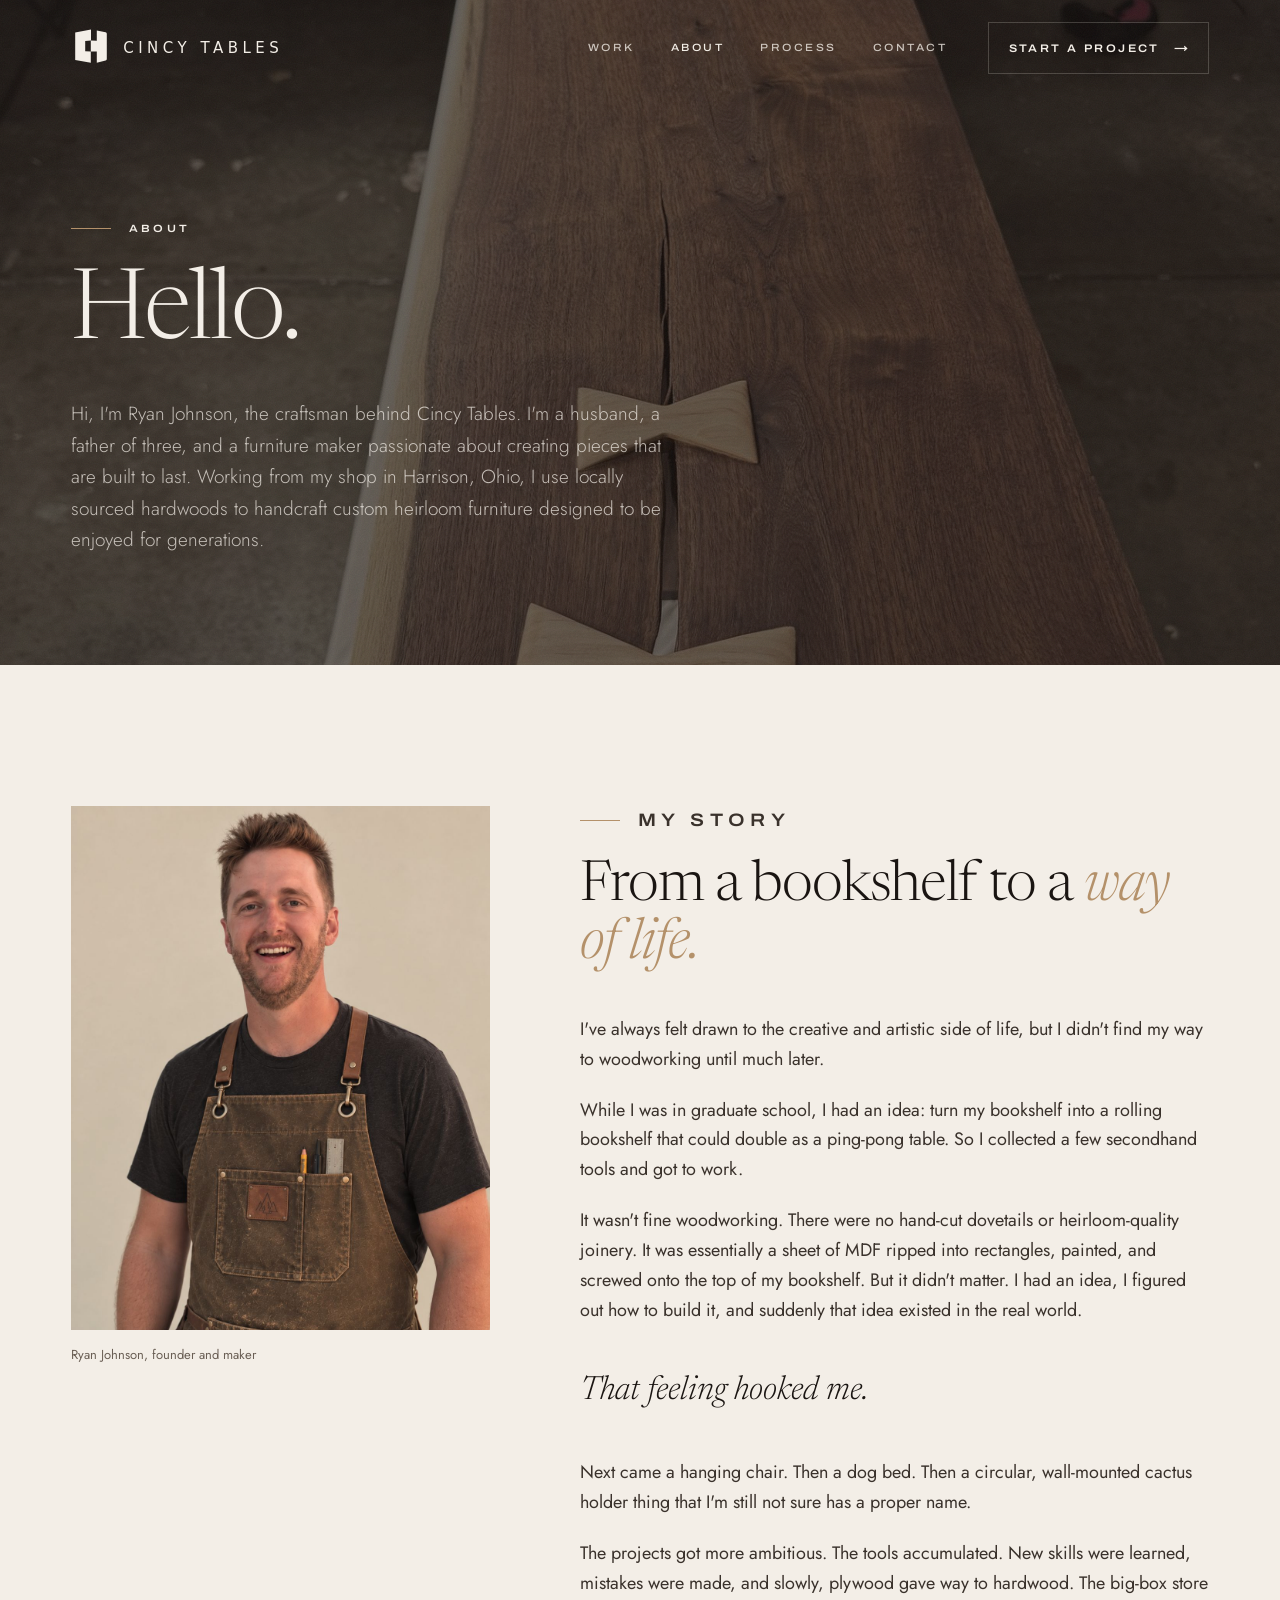
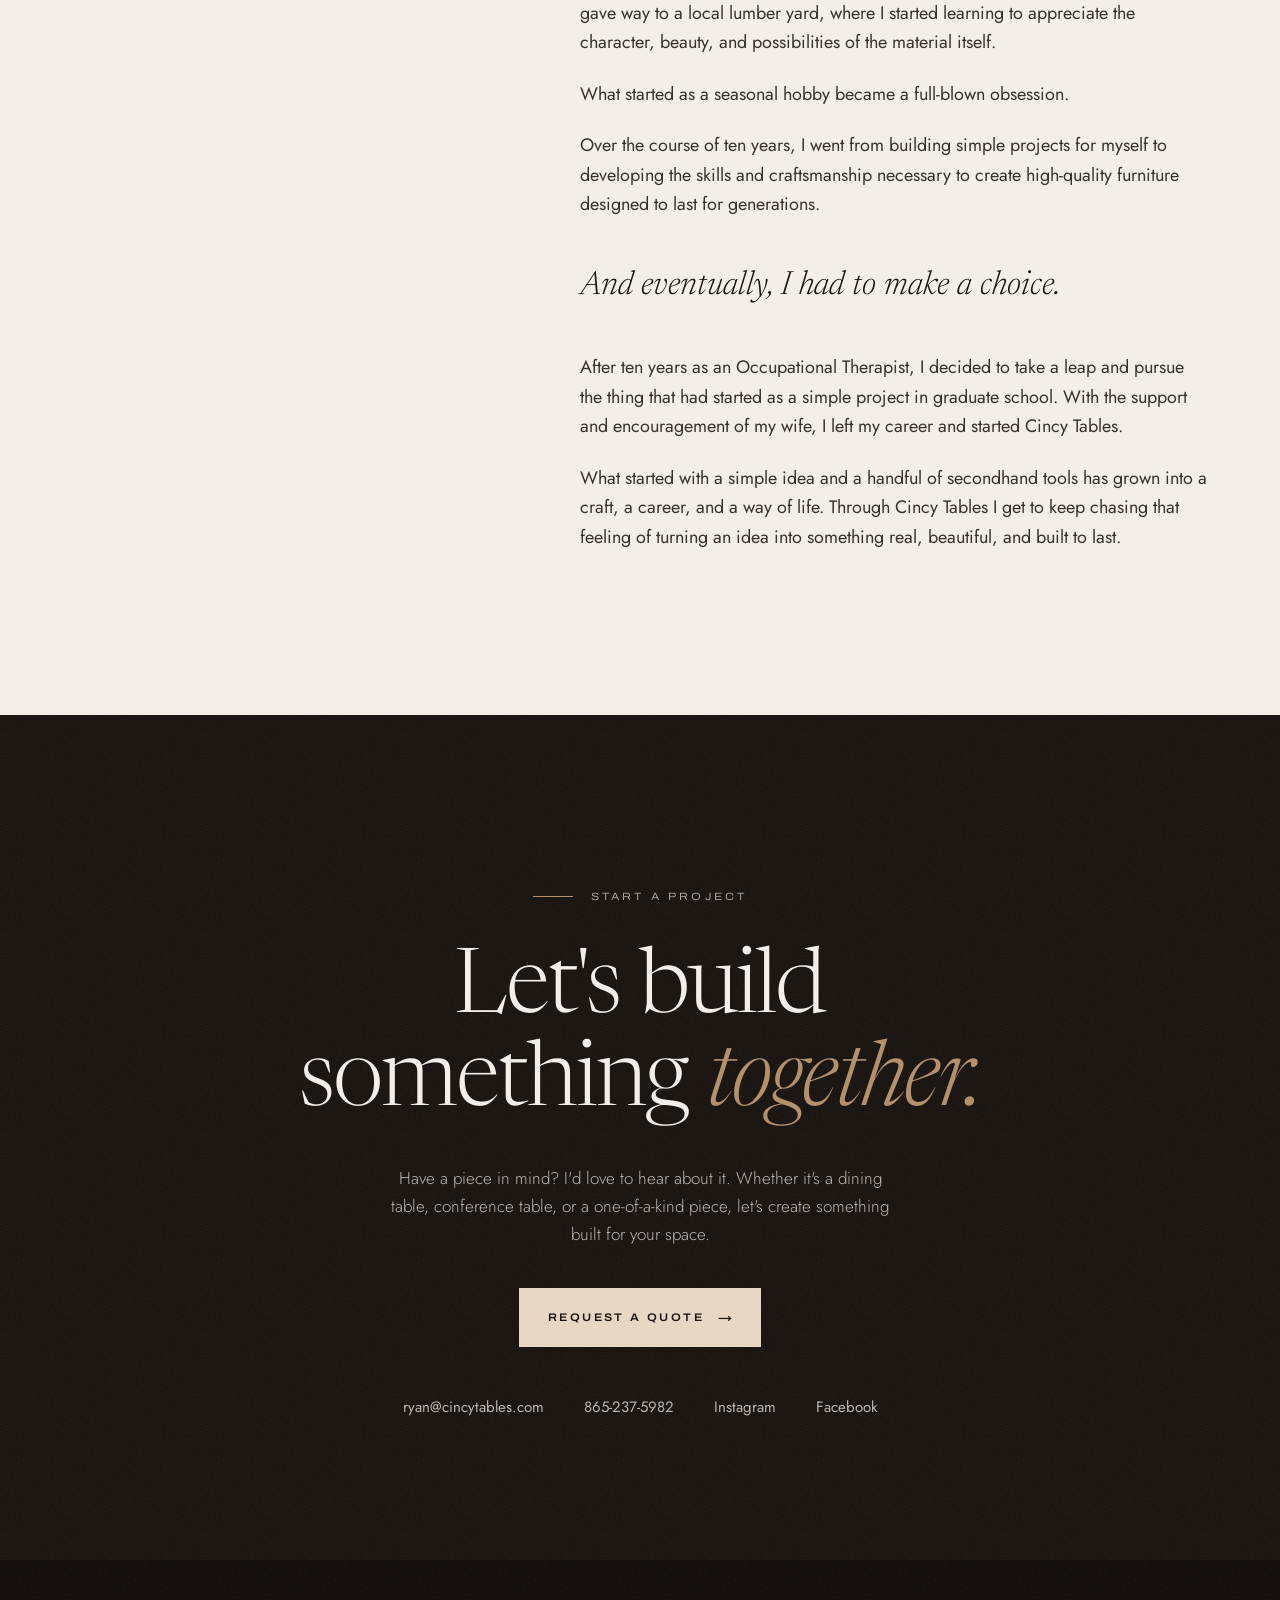
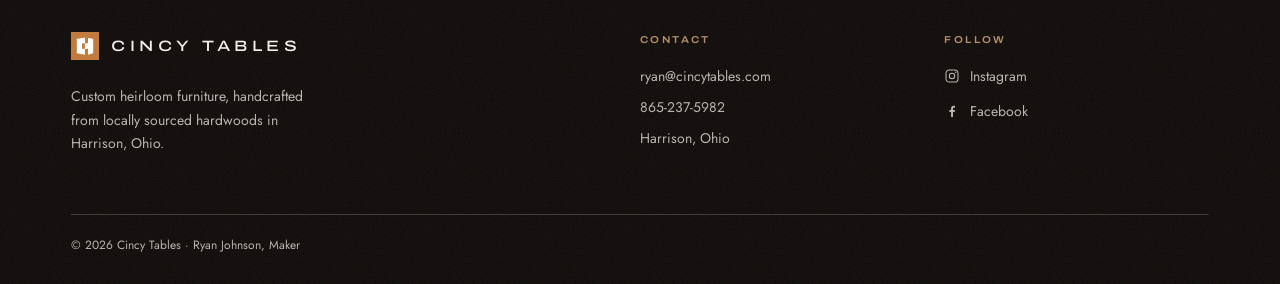
<file: about.html>
<!doctype html>
<html lang="en">
<head>
  <meta charset="utf-8">
  <meta name="viewport" content="width=device-width, initial-scale=1">
  <title>About | Cincy Tables</title>
  <meta name="description" content="Ryan Johnson left a ten-year career as an occupational therapist to build heirloom furniture full time. This is the story behind Cincy Tables.">
  <link rel="icon" type="image/svg+xml" href="favicon.svg" sizes="any">
  <link rel="preconnect" href="https://fonts.googleapis.com">
  <link rel="preconnect" href="https://fonts.gstatic.com" crossorigin>
  <link href="https://fonts.googleapis.com/css2?family=Archivo:wdth,wght@100..125,400..700&family=Jost:wght@300;400;500&family=Newsreader:ital,opsz,wght@0,6..72,300..500;1,6..72,300..500&display=swap" rel="stylesheet">
  <link rel="stylesheet" href="style.css">
</head>
<body>

  <header class="site-header">
    <div class="wrap">
      <a class="brand" href="index.html"><svg class="brand-mark" xmlns="http://www.w3.org/2000/svg" viewBox="45 45 180 200" aria-hidden="true"><path fill="currentColor" d="M56 67 135 52v56l-29 2v51l28 1v57l-78-14z"/><path fill="currentColor" d="m164 57 44 9q6 2 6 8v126q0 6-6 8l-44 11v-57l-30 1v-55l30 1z"/></svg><span>Cincy Tables</span></a>
      <button class="nav-toggle" aria-expanded="false" aria-controls="nav">Menu</button>
      <nav class="nav" id="nav">
        <a href="index.html#work">Work</a>
        <a href="about.html" aria-current="page">About</a>
        <a href="index.html#process">Process</a>
        <a href="contact.html">Contact</a>
      </nav>
      <a class="btn btn-line" href="contact.html">Start a Project <span class="arrow">&rarr;</span></a>
    </div>
  </header>

  <main>

    <section class="page-hero grain">
      <img class="page-hero-img" src="images/woven-3.jpg" alt="">
      <div class="wrap">
        <p class="label ruled reveal">About</p>
        <h1 class="serif reveal" style="--d:1">Hello.</h1>
        <p class="lede reveal" style="--d:2">Hi, I'm Ryan Johnson, the craftsman behind Cincy Tables. I'm a husband, a father of three, and a furniture maker passionate about creating pieces that are built to last. Working from my shop in Harrison, Ohio, I use locally sourced hardwoods to handcraft custom heirloom furniture designed to be enjoyed for generations.</p>
      </div>
    </section>

    <section class="section">
      <div class="wrap story">
        <figure class="story-photo">
          <img src="images/ryan.jpg" alt="Ryan Johnson in his shop apron">
          <figcaption>Ryan Johnson, founder and maker</figcaption>
        </figure>

        <div class="story-text">
          <p class="label ruled">My Story</p>
          <h2 class="serif">From a bookshelf to a <em>way of life.</em></h2>
          <p>I've always felt drawn to the creative and artistic side of life, but I didn't find my way to woodworking until much later.</p>
          <p>While I was in graduate school, I had an idea: turn my bookshelf into a rolling bookshelf that could double as a ping-pong table. So I collected a few secondhand tools and got to work.</p>
          <p>It wasn't fine woodworking. There were no hand-cut dovetails or heirloom-quality joinery. It was essentially a sheet of MDF ripped into rectangles, painted, and screwed onto the top of my bookshelf. But it didn't matter. I had an idea, I figured out how to build it, and suddenly that idea existed in the real world.</p>
          <p class="pull">That feeling hooked me.</p>
          <p>Next came a hanging chair. Then a dog bed. Then a circular, wall-mounted cactus holder thing that I'm still not sure has a proper name.</p>
          <p>The projects got more ambitious. The tools accumulated. New skills were learned, mistakes were made, and slowly, plywood gave way to hardwood. The big-box store gave way to a local lumber yard, where I started learning to appreciate the character, beauty, and possibilities of the material itself.</p>
          <p>What started as a seasonal hobby became a full-blown obsession.</p>
          <p>Over the course of ten years, I went from building simple projects for myself to developing the skills and craftsmanship necessary to create high-quality furniture designed to last for generations.</p>
          <p class="pull">And eventually, I had to make a choice.</p>
          <p>After ten years as an Occupational Therapist, I decided to take a leap and pursue the thing that had started as a simple project in graduate school. With the support and encouragement of my wife, I left my career and started Cincy Tables.</p>
          <p>What started with a simple idea and a handful of secondhand tools has grown into a craft, a career, and a way of life. Through Cincy Tables I get to keep chasing that feeling of turning an idea into something real, beautiful, and built to last.</p>
        </div>
      </div>
    </section>

    <section class="section cta grain">
      <div class="wrap">
        <p class="label ruled">Start a Project</p>
        <h2 class="serif">Let's build something <em>together.</em></h2>
        <p>Have a piece in mind? I'd love to hear about it. Whether it's a dining table, conference table, or a one-of-a-kind piece, let's create something built for your space.</p>
        <a class="btn btn-sand" href="contact.html">Request a Quote <span class="arrow">&rarr;</span></a>
        <div class="cta-contact">
          <a href="mailto:ryan@cincytables.com">ryan@cincytables.com</a>
          <a href="tel:+18652375982">865-237-5982</a>
          <a href="https://www.instagram.com/cincytables/" target="_blank" rel="noopener">Instagram</a>
          <a href="https://www.facebook.com/profile.php?id=61554300565181" target="_blank" rel="noopener">Facebook</a>
        </div>
      </div>
    </section>

  </main>

  <footer class="site-footer grain">
    <div class="wrap footer-top">
      <div>
        <a class="brand" href="index.html"><img src="favicon.svg" alt=""><span>Cincy Tables</span></a>
        <p>Custom heirloom furniture, handcrafted from locally sourced hardwoods in Harrison, Ohio.</p>
      </div>
      <div>
        <h4>Contact</h4>
        <ul>
          <li><a href="mailto:ryan@cincytables.com">ryan@cincytables.com</a></li>
          <li><a href="tel:+18652375982">865-237-5982</a></li>
          <li>Harrison, Ohio</li>
        </ul>
      </div>
      <div>
        <h4>Follow</h4>
        <ul class="social">
          <li><a href="https://www.instagram.com/cincytables/" target="_blank" rel="noopener"><svg viewBox="0 0 24 24" aria-hidden="true"><rect x="3" y="3" width="18" height="18" rx="5" fill="none" stroke="currentColor" stroke-width="1.6"/><circle cx="12" cy="12" r="4" fill="none" stroke="currentColor" stroke-width="1.6"/><circle cx="17.5" cy="6.5" r="1.1" fill="currentColor"/></svg>Instagram</a></li>
          <li><a href="https://www.facebook.com/profile.php?id=61554300565181" target="_blank" rel="noopener"><svg viewBox="0 0 24 24" aria-hidden="true"><path fill="currentColor" d="M13.5 21v-7.5h2.5l.4-3h-2.9V8.6c0-.9.3-1.5 1.5-1.5h1.5V4.4c-.3 0-1.2-.1-2.2-.1-2.2 0-3.7 1.3-3.7 3.8v2.4H8v3h2.6V21h2.9z"/></svg>Facebook</a></li>
        </ul>
      </div>
    </div>
    <div class="wrap footer-bottom">&copy; 2026 Cincy Tables &middot; Ryan Johnson, Maker</div>
  </footer>

  <script src="script.js"></script>
</body>
</html>
</file>
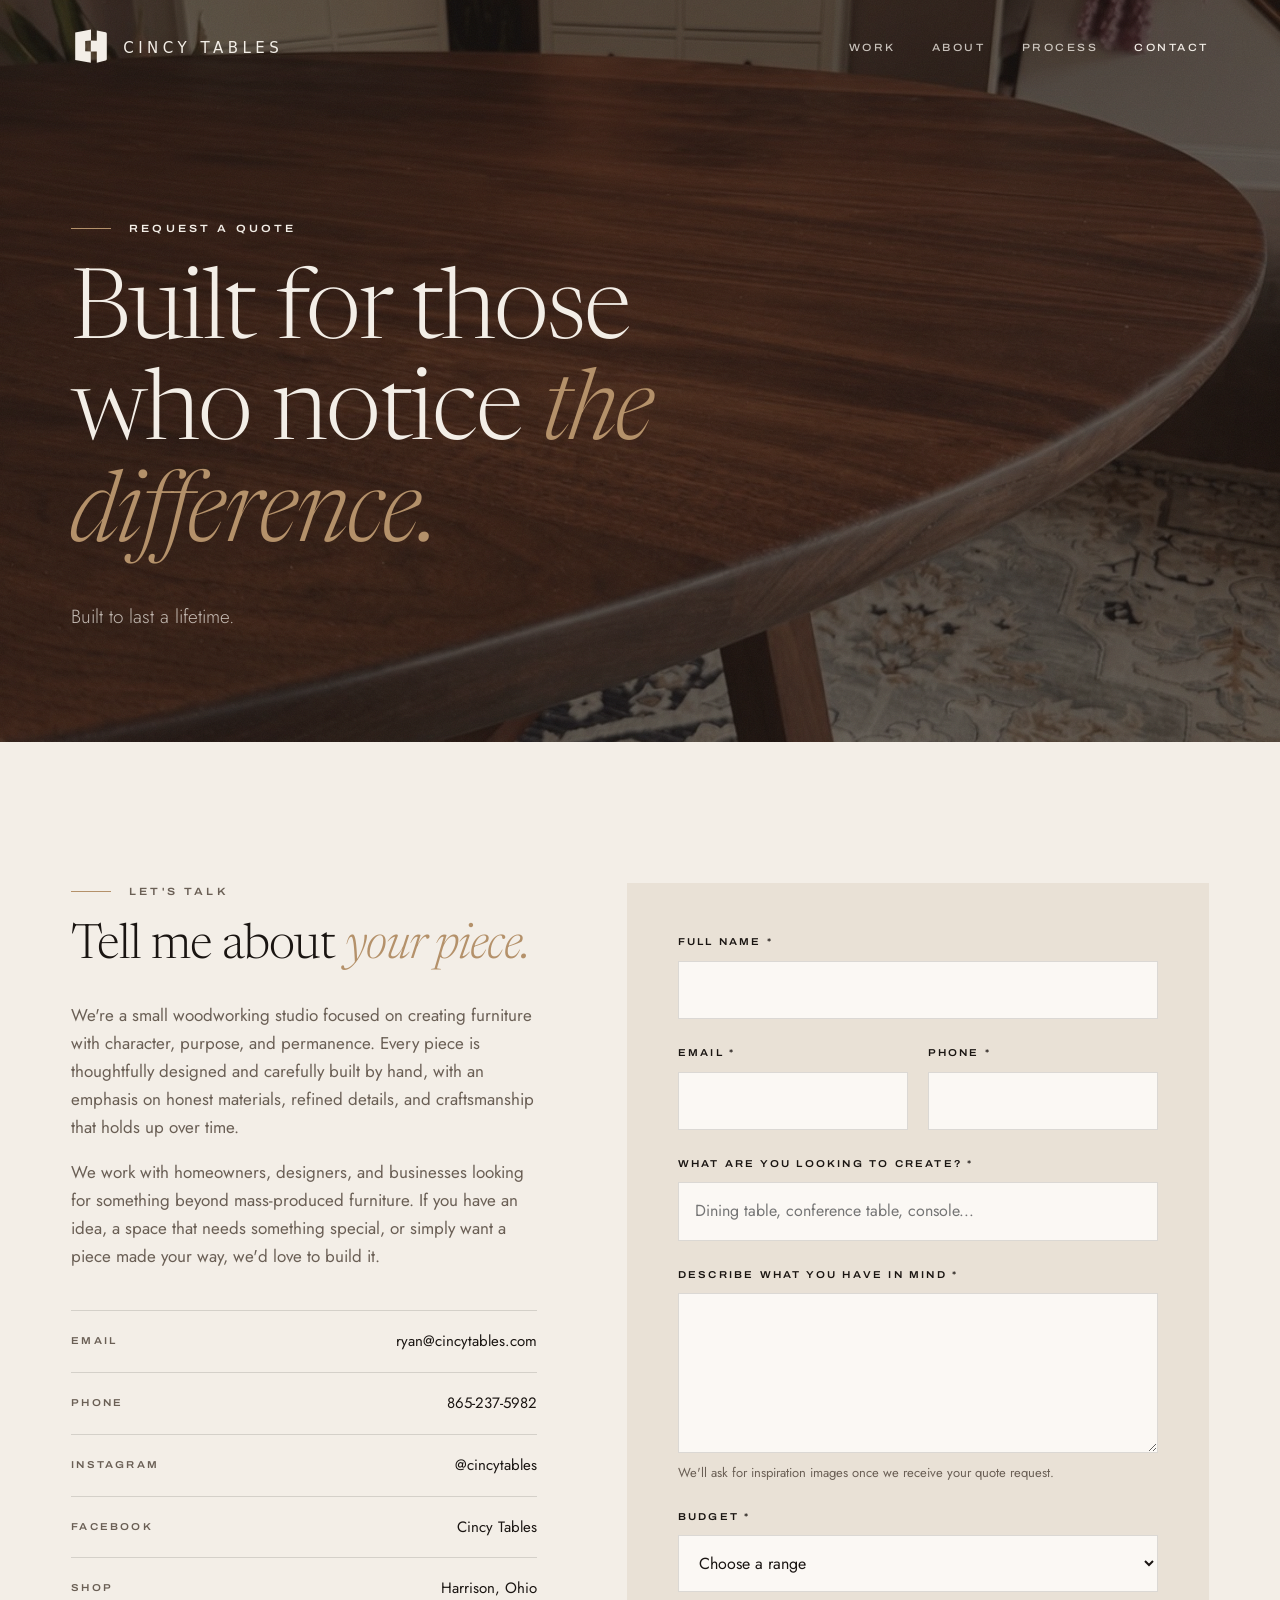
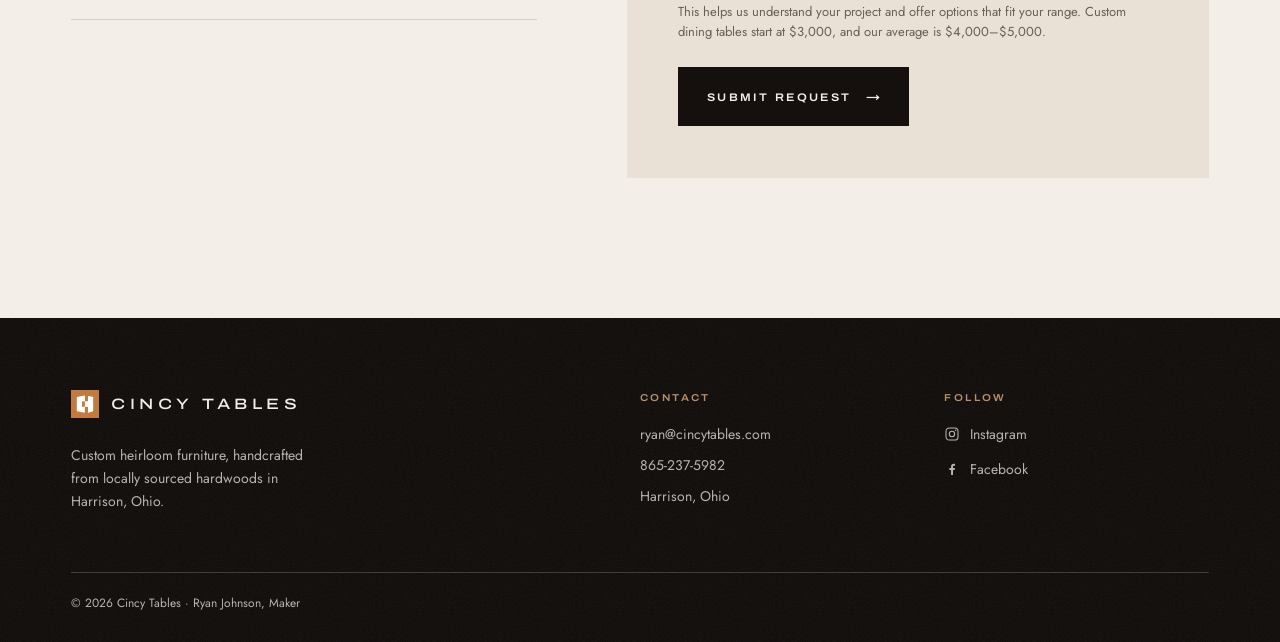
<file: contact.html>
<!doctype html>
<html lang="en">
<head>
  <meta charset="utf-8">
  <meta name="viewport" content="width=device-width, initial-scale=1">
  <title>Request a Quote | Cincy Tables</title>
  <meta name="description" content="Request a quote for a custom dining table, conference table, or one-of-a-kind piece from Cincy Tables in Harrison, Ohio.">
  <link rel="icon" type="image/svg+xml" href="favicon.svg" sizes="any">
  <link rel="preconnect" href="https://fonts.googleapis.com">
  <link rel="preconnect" href="https://fonts.gstatic.com" crossorigin>
  <link href="https://fonts.googleapis.com/css2?family=Archivo:wdth,wght@100..125,400..700&family=Jost:wght@300;400;500&family=Newsreader:ital,opsz,wght@0,6..72,300..500;1,6..72,300..500&display=swap" rel="stylesheet">
  <link rel="stylesheet" href="style.css">
</head>
<body>

  <header class="site-header">
    <div class="wrap">
      <a class="brand" href="index.html"><svg class="brand-mark" xmlns="http://www.w3.org/2000/svg" viewBox="45 45 180 200" aria-hidden="true"><path fill="currentColor" d="M56 67 135 52v56l-29 2v51l28 1v57l-78-14z"/><path fill="currentColor" d="m164 57 44 9q6 2 6 8v126q0 6-6 8l-44 11v-57l-30 1v-55l30 1z"/></svg><span>Cincy Tables</span></a>
      <button class="nav-toggle" aria-expanded="false" aria-controls="nav">Menu</button>
      <nav class="nav" id="nav">
        <a href="index.html#work">Work</a>
        <a href="about.html">About</a>
        <a href="index.html#process">Process</a>
        <a href="contact.html" aria-current="page">Contact</a>
      </nav>
    </div>
  </header>

  <main>

    <section class="page-hero grain">
      <img class="page-hero-img" src="images/xo-3.jpg" alt="">
      <div class="wrap">
        <p class="label ruled reveal">Request a Quote</p>
        <h1 class="serif reveal" style="--d:1">Built for those who notice <em>the difference.</em></h1>
        <p class="lede reveal" style="--d:2">Built to last a lifetime.</p>
      </div>
    </section>

    <section class="section">
      <div class="wrap quote">

        <div class="quote-aside">
          <p class="label ruled">Let's Talk</p>
          <h2 class="serif">Tell me about <em>your piece.</em></h2>
          <p>We're a small woodworking studio focused on creating furniture with character, purpose, and permanence. Every piece is thoughtfully designed and carefully built by hand, with an emphasis on honest materials, refined details, and craftsmanship that holds up over time.</p>
          <p>We work with homeowners, designers, and businesses looking for something beyond mass-produced furniture. If you have an idea, a space that needs something special, or simply want a piece made your way, we'd love to build it.</p>
          <ul class="contact-list">
            <li><span>Email</span><a href="mailto:ryan@cincytables.com">ryan@cincytables.com</a></li>
            <li><span>Phone</span><a href="tel:+18652375982">865-237-5982</a></li>
            <li><span>Instagram</span><a href="https://www.instagram.com/cincytables/" target="_blank" rel="noopener">@cincytables</a></li>
            <li><span>Facebook</span><a href="https://www.facebook.com/profile.php?id=61554300565181" target="_blank" rel="noopener">Cincy Tables</a></li>
            <li><span>Shop</span>Harrison, Ohio</li>
          </ul>
        </div>

        <!-- Quote requests are emailed to ryan@cincytables.com through formsubmit.co.
             The first submission sends Ryan a one-time email asking him to activate the form. -->
        <form class="quote-form" action="https://formsubmit.co/ryan@cincytables.com" method="POST">
          <input type="hidden" name="_subject" value="New quote request from cincytables.com">
          <input type="hidden" name="_template" value="table">
          <input class="honey" type="text" name="_honey" tabindex="-1" autocomplete="off" aria-hidden="true">

          <div class="field">
            <label for="name">Full name *</label>
            <input id="name" name="Name" type="text" autocomplete="name" required>
          </div>
          <div class="field-row">
            <div class="field">
              <label for="email">Email *</label>
              <input id="email" name="email" type="email" autocomplete="email" required>
            </div>
            <div class="field">
              <label for="phone">Phone *</label>
              <input id="phone" name="Phone" type="tel" autocomplete="tel" required>
            </div>
          </div>
          <div class="field">
            <label for="piece">What are you looking to create? *</label>
            <input id="piece" name="Piece" type="text" placeholder="Dining table, conference table, console..." required>
          </div>
          <div class="field">
            <label for="details">Describe what you have in mind *</label>
            <textarea id="details" name="Details" required></textarea>
            <p class="hint">We'll ask for inspiration images once we receive your quote request.</p>
          </div>
          <div class="field">
            <label for="budget">Budget *</label>
            <select id="budget" name="Budget" required>
              <option value="" disabled selected>Choose a range</option>
              <option>Under $1,500</option>
              <option>$1,500&ndash;$3,000</option>
              <option>$3,000&ndash;$4,500</option>
              <option>$4,500&ndash;$6,000</option>
              <option>$6,000+</option>
            </select>
            <p class="hint">This helps us understand your project and offer options that fit your range. Custom dining tables start at $3,000, and our average is $4,000&ndash;$5,000.</p>
          </div>
          <button class="btn btn-dark" type="submit">Submit Request <span class="arrow">&rarr;</span></button>
        </form>

      </div>
    </section>

  </main>

  <footer class="site-footer grain">
    <div class="wrap footer-top">
      <div>
        <a class="brand" href="index.html"><img src="favicon.svg" alt=""><span>Cincy Tables</span></a>
        <p>Custom heirloom furniture, handcrafted from locally sourced hardwoods in Harrison, Ohio.</p>
      </div>
      <div>
        <h4>Contact</h4>
        <ul>
          <li><a href="mailto:ryan@cincytables.com">ryan@cincytables.com</a></li>
          <li><a href="tel:+18652375982">865-237-5982</a></li>
          <li>Harrison, Ohio</li>
        </ul>
      </div>
      <div>
        <h4>Follow</h4>
        <ul class="social">
          <li><a href="https://www.instagram.com/cincytables/" target="_blank" rel="noopener"><svg viewBox="0 0 24 24" aria-hidden="true"><rect x="3" y="3" width="18" height="18" rx="5" fill="none" stroke="currentColor" stroke-width="1.6"/><circle cx="12" cy="12" r="4" fill="none" stroke="currentColor" stroke-width="1.6"/><circle cx="17.5" cy="6.5" r="1.1" fill="currentColor"/></svg>Instagram</a></li>
          <li><a href="https://www.facebook.com/profile.php?id=61554300565181" target="_blank" rel="noopener"><svg viewBox="0 0 24 24" aria-hidden="true"><path fill="currentColor" d="M13.5 21v-7.5h2.5l.4-3h-2.9V8.6c0-.9.3-1.5 1.5-1.5h1.5V4.4c-.3 0-1.2-.1-2.2-.1-2.2 0-3.7 1.3-3.7 3.8v2.4H8v3h2.6V21h2.9z"/></svg>Facebook</a></li>
        </ul>
      </div>
    </div>
    <div class="wrap footer-bottom">&copy; 2026 Cincy Tables &middot; Ryan Johnson, Maker</div>
  </footer>

  <script src="script.js"></script>
</body>
</html>
</file>
<file: style.css>
/* Cincy Tables — one stylesheet for every page. Colors and fonts live in :root. */

:root {
  --espresso: #15100d;
  --espresso-2: #0e0a08;
  --bone: #f3eee7;
  --paper: #e9e1d6;
  --field: #fbf8f4;
  --ink: #1a1512;
  --muted: #6a5f55;
  --brass: #b4916a;
  --sand: #e8d8c3;
  --line: rgba(26, 21, 18, 0.14);
  --line-light: rgba(243, 238, 231, 0.2);
  --bone-soft: rgba(243, 238, 231, 0.74);

  --serif: "Newsreader", Georgia, serif;
  --sans: "Jost", "Helvetica Neue", sans-serif;
  --label: "Archivo", "Helvetica Neue", sans-serif;

  --wrap: 1240px;
  --gutter: clamp(16px, 4vw, 56px);
  --ease: cubic-bezier(0.2, 0.7, 0.2, 1);
}

* { box-sizing: border-box; margin: 0; }
html { scroll-behavior: smooth; }
body {
  background: var(--bone);
  color: var(--ink);
  font-family: var(--sans);
  font-size: 17px;
  font-weight: 400;
  line-height: 1.65;
  -webkit-font-smoothing: antialiased;
}
img { display: block; max-width: 100%; }
a { color: inherit; }
button { font: inherit; color: inherit; }

.wrap { max-width: var(--wrap); margin: 0 auto; padding: 0 var(--gutter); }

/* ---------- Type ---------- */

.serif {
  font-family: var(--serif);
  font-weight: 300;
  line-height: 1.04;
  letter-spacing: -0.02em;
}
.serif em { font-style: italic; color: var(--brass); }

.label {
  display: flex;
  align-items: center;
  gap: 18px;
  font-family: var(--label);
  font-stretch: 115%;
  font-size: 10.5px;
  font-weight: 600;
  letter-spacing: 0.3em;
  text-transform: uppercase;
}
.label.ruled::before {
  content: "";
  width: 40px;
  height: 1px;
  background: var(--brass);
}

/* ---------- Grain for dark sections ---------- */

.grain { position: relative; isolation: isolate; }
.grain::before {
  content: "";
  position: absolute;
  inset: 0;
  z-index: 0;
  pointer-events: none;
  opacity: 0.08;
  background-image: url("data:image/svg+xml,%3Csvg xmlns='http://www.w3.org/2000/svg' width='200' height='200'%3E%3Cfilter id='n'%3E%3CfeTurbulence type='fractalNoise' baseFrequency='0.85' numOctaves='3' stitchTiles='stitch'/%3E%3C/filter%3E%3Crect width='100%25' height='100%25' filter='url(%23n)'/%3E%3C/svg%3E");
}
.grain > * { position: relative; z-index: 1; }

/* ---------- Buttons ---------- */

.btn {
  display: inline-flex;
  align-items: center;
  gap: 14px;
  padding: 17px 28px;
  border: 1px solid transparent;
  font-family: var(--label);
  font-stretch: 112%;
  font-size: 11px;
  font-weight: 600;
  letter-spacing: 0.22em;
  text-transform: uppercase;
  text-decoration: none;
  cursor: pointer;
  transition: background 0.3s, color 0.3s, border-color 0.3s;
}
.btn .arrow { font-size: 14px; letter-spacing: 0; transition: transform 0.3s var(--ease); }
.btn:hover .arrow { transform: translateX(5px); }
.btn-sand { background: var(--sand); color: var(--ink); }
.btn-sand:hover { background: var(--bone); }
.btn-line { border-color: var(--line-light); color: var(--bone); }
.btn-line:hover { border-color: var(--bone); }
.btn-dark { background: var(--espresso); color: var(--bone); }
.btn-dark:hover { background: #3a2a1f; }
.btn-row { display: flex; flex-wrap: wrap; gap: 14px; }

.text-link {
  display: inline-flex;
  gap: 12px;
  padding-bottom: 6px;
  border-bottom: 1px solid var(--brass);
  font-family: var(--label);
  font-stretch: 112%;
  font-size: 11px;
  font-weight: 600;
  letter-spacing: 0.22em;
  text-transform: uppercase;
  text-decoration: none;
}
.text-link .arrow { letter-spacing: 0; transition: transform 0.3s var(--ease); }
.text-link:hover .arrow { transform: translateX(5px); }

/* ---------- Header ---------- */

.site-header {
  position: absolute;
  inset: 0 0 auto;
  z-index: 10;
  color: var(--bone);
}
.site-header .wrap {
  display: flex;
  align-items: center;
  gap: 40px;
  height: 96px;
}
.brand {
  display: inline-flex;
  align-items: center;
  gap: 12px;
  font-family: var(--label);
  font-stretch: 125%;
  font-size: 15px;
  font-weight: 500;
  letter-spacing: 0.3em;
  text-transform: uppercase;
  text-decoration: none;
  white-space: nowrap;
}
.brand img { width: 28px; height: 28px; flex: 0 0 auto; }
.site-header .brand-mark { width: 40px; height: 40px; flex: 0 0 auto; }
.site-header .brand { font-family: "Avenir Next", Avenir, system-ui, sans-serif; }
.nav { display: flex; gap: 36px; margin-left: auto; }
.nav a, .nav-toggle {
  font-family: var(--label);
  font-stretch: 112%;
  font-size: 10.5px;
  font-weight: 500;
  letter-spacing: 0.24em;
  text-transform: uppercase;
  text-decoration: none;
}
.nav a { opacity: 0.78; transition: opacity 0.2s; }
.nav a:hover, .nav a[aria-current="page"] { opacity: 1; }
.site-header .btn { padding: 13px 20px; }
.nav-toggle { display: none; margin-left: auto; padding: 10px 0; background: none; border: 0; cursor: pointer; }

/* ---------- Home hero ---------- */

.hero {
  position: relative;
  display: flex;
  align-items: flex-end;
  min-height: max(640px, min(100vh, 940px));
  overflow: hidden;
  background: var(--espresso);
  color: var(--bone);
}
.hero-img {
  position: absolute;
  inset: 0;
  width: 100%;
  height: 100%;
  object-fit: cover;
  object-position: 50% 72%;
  transform: scale(1.04);
  animation: settle 2.4s var(--ease) forwards;
}
.hero::after {
  content: "";
  position: absolute;
  inset: 0;
  background:
    linear-gradient(90deg, rgba(21, 16, 13, 0.92) 0%, rgba(21, 16, 13, 0.62) 42%, rgba(21, 16, 13, 0.08) 80%),
    linear-gradient(0deg, rgba(21, 16, 13, 0.85) 0%, transparent 45%),
    linear-gradient(180deg, rgba(21, 16, 13, 0.6) 0%, transparent 22%);
}
.hero .wrap { position: relative; z-index: 1; width: 100%; padding-top: 160px; padding-bottom: 72px; }
.hero h1 { max-width: 9ch; margin-top: 28px; font-size: clamp(56px, 8.6vw, 136px); }
.hero-foot {
  display: flex;
  flex-wrap: wrap;
  align-items: flex-end;
  justify-content: space-between;
  gap: 32px;
  margin-top: 40px;
}
.hero-foot p { max-width: 40ch; margin-bottom: 28px; font-size: 18px; font-weight: 300; color: var(--bone-soft); }
.hero-caption {
  font-family: var(--label);
  font-stretch: 112%;
  font-size: 10px;
  letter-spacing: 0.22em;
  text-transform: uppercase;
  color: var(--bone-soft);
  text-align: right;
}

@keyframes settle { to { transform: scale(1); } }
@keyframes rise {
  from { opacity: 0; transform: translateY(22px); }
  to { opacity: 1; transform: none; }
}
.reveal { animation: rise 1.1s var(--ease) both; animation-delay: calc(var(--d, 0) * 140ms + 150ms); }

/* ---------- Sections ---------- */

.section { padding: clamp(80px, 11vw, 150px) 0; }
.section-head {
  display: grid;
  grid-template-columns: 1fr 1fr;
  gap: 32px 64px;
  align-items: end;
  margin-bottom: clamp(48px, 6vw, 80px);
}
.section-head h2 { margin-top: 22px; font-size: clamp(40px, 5vw, 72px); }
.section-head > p { max-width: 46ch; color: var(--muted); }

/* ---------- Featured work ---------- */

.work { background: var(--paper); }
.work-grid {
  display: grid;
  grid-template-columns: 1fr 1fr;
  column-gap: clamp(32px, 6vw, 96px);
  row-gap: clamp(64px, 8vw, 112px);
  padding-bottom: 140px;
}
.work-grid > .piece:nth-child(even) { transform: translateY(140px); }

.piece { position: relative; }
.piece .media { aspect-ratio: 4 / 5; overflow: hidden; background: var(--espresso); }
.piece .media img {
  width: 100%;
  height: 100%;
  object-fit: cover;
  transition: transform 1.2s var(--ease), filter 0.6s;
}
.piece:hover .media img { transform: scale(1.035); filter: brightness(1.04); }
.piece-caption { display: grid; grid-template-columns: 52px 1fr; margin-top: 26px; }
.piece-num {
  padding-top: 10px;
  font-family: var(--label);
  font-stretch: 112%;
  font-size: 11px;
  font-weight: 600;
  letter-spacing: 0.12em;
  color: var(--brass);
}
.piece h3 { font-family: var(--serif); font-size: clamp(28px, 2.6vw, 36px); font-weight: 400; letter-spacing: -0.015em; line-height: 1.1; }
.piece-short { max-width: 40ch; margin-top: 10px; font-size: 15px; color: var(--muted); }
.piece-spec {
  margin-top: 16px;
  font-family: var(--label);
  font-stretch: 112%;
  font-size: 10px;
  font-weight: 500;
  letter-spacing: 0.2em;
  text-transform: uppercase;
}
.piece-full { display: none; }
.piece-open {
  position: absolute;
  inset: 0;
  z-index: 2;
  background: none;
  border: 0;
  cursor: pointer;
}
.piece-open:focus-visible { outline: 2px solid var(--brass); outline-offset: 8px; }

/* ---------- Craftsmanship details ---------- */

.details { background: var(--espresso); color: var(--bone); }
.details .section-head > p { color: var(--bone-soft); }
.detail-row { display: grid; grid-template-columns: repeat(3, 1fr); gap: clamp(16px, 2.4vw, 32px); }
.detail-row figure:nth-child(2) { margin-top: 64px; }
.detail-row img { width: 100%; aspect-ratio: 4 / 5; object-fit: cover; }
.detail-row figcaption {
  margin-top: 16px;
  font-family: var(--label);
  font-stretch: 112%;
  font-size: 10px;
  letter-spacing: 0.2em;
  text-transform: uppercase;
  color: var(--bone-soft);
}
.detail-row figcaption b { display: block; margin-bottom: 4px; font-family: var(--serif); font-size: 20px; font-weight: 400; letter-spacing: 0; text-transform: none; color: var(--bone); }

/* ---------- Maker ---------- */

.maker {
  display: grid;
  grid-template-columns: 5fr 7fr;
  gap: clamp(40px, 7vw, 112px);
  align-items: center;
}
.maker-photo { position: relative; z-index: 0; }
.maker-photo::after {
  content: "";
  position: absolute;
  inset: 24px -24px -24px 24px;
  z-index: -1;
  border: 1px solid var(--brass);
}
.maker-photo img { width: 100%; aspect-ratio: 4 / 5; object-fit: cover; object-position: 50% 12%; }
.maker h2 { margin: 22px 0 28px; font-size: clamp(40px, 4.8vw, 68px); }
.maker p { max-width: 54ch; color: var(--muted); }
.maker blockquote {
  max-width: 34ch;
  margin: 36px 0;
  padding-left: 24px;
  border-left: 1px solid var(--brass);
  font-family: var(--serif);
  font-size: clamp(21px, 2vw, 26px);
  font-style: italic;
  font-weight: 300;
  line-height: 1.35;
}

/* ---------- Process ---------- */

.process { background: var(--paper); }
.steps { display: grid; grid-template-columns: repeat(3, 1fr); gap: clamp(32px, 5vw, 72px); }
.step { padding-top: 28px; border-top: 1px solid var(--line); }
.step-num { font-family: var(--serif); font-size: 64px; font-weight: 300; line-height: 1; color: var(--brass); }
.step h3 {
  margin-top: 24px;
  font-family: var(--label);
  font-stretch: 112%;
  font-size: 11px;
  font-weight: 600;
  letter-spacing: 0.24em;
  text-transform: uppercase;
}
.step p { margin-top: 10px; color: var(--muted); }

/* ---------- More from the shop ---------- */

/* Each row keeps every photo uncropped: --r is the photo's width / height,
   so photos in a row share one height and fill the row. */
.shop-grid { display: grid; gap: 16px; }
.shop-row { display: flex; gap: 16px; }
.shop-row figure { flex: var(--r) 1 0; min-width: 0; }
.shop-grid figcaption { margin-top: 8px; font-size: 13px; color: var(--muted); }
.shop-item {
  display: block;
  width: 100%;
  padding: 0;
  overflow: hidden;
  background: var(--paper);
  border: 0;
  cursor: zoom-in;
}
.shop-item img { width: 100%; height: auto; transition: transform 1s var(--ease); }
.shop-item:hover img { transform: scale(1.04); }
.shop-item:focus-visible { outline: 2px solid var(--brass); outline-offset: 3px; }

/* ---------- Call to action ---------- */

.cta { background: var(--espresso); color: var(--bone); text-align: center; }
.cta .label { justify-content: center; }
.cta h2 { max-width: 14ch; margin: 28px auto 0; font-size: clamp(48px, 7vw, 104px); }
.cta p { max-width: 50ch; margin: 32px auto 40px; font-weight: 300; color: var(--bone-soft); }
.cta-contact {
  display: flex;
  flex-wrap: wrap;
  justify-content: center;
  gap: 12px 40px;
  margin-top: 48px;
  font-size: 15px;
  color: var(--bone-soft);
}
.cta-contact a { text-decoration: none; }
.cta-contact a:hover { color: var(--bone); }

/* ---------- Footer ---------- */

.site-footer { background: var(--espresso-2); color: var(--bone-soft); font-size: 14px; }
.footer-top {
  display: grid;
  grid-template-columns: 2fr 1fr 1fr;
  gap: 40px;
  padding-top: 72px;
  padding-bottom: 56px;
}
.site-footer .brand { color: var(--bone); }
.footer-top p { max-width: 32ch; margin-top: 18px; }
.footer-top h4 {
  margin-bottom: 16px;
  font-family: var(--label);
  font-stretch: 112%;
  font-size: 10px;
  font-weight: 600;
  letter-spacing: 0.24em;
  text-transform: uppercase;
  color: var(--brass);
}
.footer-top ul { padding: 0; list-style: none; }
.footer-top li { margin-bottom: 8px; }
.social a { display: inline-flex; align-items: center; gap: 10px; }
.social svg { width: 16px; height: 16px; }
.site-footer a { text-decoration: none; }
.site-footer a:hover { color: var(--bone); }
.footer-bottom {
  padding-top: 22px;
  padding-bottom: 28px;
  background: linear-gradient(var(--line-light), var(--line-light)) center top / calc(100% - 2 * var(--gutter)) 1px no-repeat;
  font-size: 12px;
}

/* ---------- Inner page hero ---------- */

.page-hero { position: relative; overflow: hidden; padding: 220px 0 110px; background: var(--espresso); color: var(--bone); }
.page-hero-img { position: absolute; inset: 0; width: 100%; height: 100%; object-fit: cover; opacity: 0.32; }
.page-hero h1 { max-width: 13ch; margin-top: 28px; font-size: clamp(52px, 7.6vw, 116px); }
.page-hero .lede { max-width: 56ch; margin-top: 32px; font-size: 19px; font-weight: 300; color: var(--bone-soft); }

/* ---------- About: story ---------- */

.story {
  display: grid;
  grid-template-columns: minmax(0, 0.8fr) minmax(0, 1.2fr);
  gap: clamp(40px, 7vw, 112px);
  align-items: start;
}
.story-photo { position: sticky; top: 40px; }
.story-photo img { width: 100%; aspect-ratio: 4 / 5; object-fit: cover; object-position: 50% 12%; }
.story-photo figcaption { margin-top: 14px; font-size: 13px; color: var(--muted); }
.story-text h2 { margin: 22px 0 40px; font-size: clamp(40px, 4.4vw, 60px); }
.story-text p { max-width: 60ch; margin-bottom: 1.2em; font-size: 18px; color: #3a322c; }
.story-text > p:first-of-type::first-letter {
  float: left;
  margin: 6px 12px 0 0;
  font-family: var(--serif);
  font-size: 76px;
  font-weight: 300;
  line-height: 0.8;
  color: var(--brass);
}
.story-text .pull {
  margin: 1.4em 0;
  font-family: var(--serif);
  font-size: clamp(26px, 2.6vw, 34px);
  font-style: italic;
  font-weight: 300;
  line-height: 1.2;
  color: var(--ink);
}

/* ---------- Contact ---------- */

.quote { display: grid; grid-template-columns: 1fr 1.25fr; gap: clamp(40px, 7vw, 112px); align-items: start; }
.quote-aside h2 { margin: 22px 0 28px; font-size: clamp(36px, 3.8vw, 52px); }
.quote-aside p { margin-bottom: 1em; color: var(--muted); }
.contact-list { margin-top: 40px; padding: 0; list-style: none; border-top: 1px solid var(--line); }
.contact-list li {
  display: flex;
  justify-content: space-between;
  gap: 16px;
  padding: 18px 0;
  border-bottom: 1px solid var(--line);
  font-size: 15px;
}
.contact-list span {
  align-self: center;
  font-family: var(--label);
  font-stretch: 112%;
  font-size: 10px;
  font-weight: 600;
  letter-spacing: 0.22em;
  text-transform: uppercase;
  color: var(--muted);
}
.contact-list a { text-decoration: none; }
.contact-list a:hover { color: var(--brass); }

.quote-form { padding: clamp(28px, 4vw, 56px); background: var(--paper); }
.field { display: grid; gap: 10px; margin-bottom: 26px; }
.field-row { display: grid; grid-template-columns: 1fr 1fr; gap: 20px; }
.field label {
  font-family: var(--label);
  font-stretch: 112%;
  font-size: 10px;
  font-weight: 600;
  letter-spacing: 0.22em;
  text-transform: uppercase;
}
.field input, .field select, .field textarea {
  width: 100%;
  padding: 15px 16px;
  background: var(--field);
  border: 1px solid var(--line);
  border-radius: 0;
  color: var(--ink);
  font: inherit;
  font-size: 16px;
}
.field textarea { min-height: 160px; resize: vertical; }
.field input:focus, .field select:focus, .field textarea:focus {
  outline: 1px solid var(--brass);
  outline-offset: -1px;
  border-color: var(--brass);
}
.hint { font-size: 13px; line-height: 1.5; color: var(--muted); }
.honey { position: absolute; left: -9999px; }

/* ---------- Photo viewer ---------- */

.lightbox {
  width: 100%;
  max-width: min(1180px, 94vw);
  max-height: 94vh;
  margin: auto;
  padding: 0;
  border: 0;
  background: transparent;
  color: var(--bone);
}
.lightbox::backdrop { background: rgba(10, 7, 5, 0.94); }
.lightbox-inner { display: grid; grid-template-columns: 1fr 340px; background: var(--espresso); }
.lightbox-stage {
  position: relative;
  display: flex;
  align-items: center;
  justify-content: center;
  height: min(82vh, 780px);
  background: #0b0806;
}
.lightbox-stage img { max-width: 100%; max-height: 100%; object-fit: contain; }
.lb-prev, .lb-next {
  position: absolute;
  top: 50%;
  width: 52px;
  height: 52px;
  transform: translateY(-50%);
  background: rgba(21, 16, 13, 0.7);
  border: 1px solid var(--line-light);
  font-size: 18px;
  cursor: pointer;
  transition: background 0.2s;
}
.lb-prev { left: 16px; }
.lb-next { right: 16px; }
.lb-prev:hover, .lb-next:hover { background: var(--espresso); }
.lightbox-info { position: relative; display: flex; flex-direction: column; padding: 64px 36px 36px; }
.lightbox-info h2 { margin-bottom: 18px; font-size: 34px; }
.lightbox-info p { font-size: 15px; font-weight: 300; color: var(--bone-soft); }
.lb-count {
  margin-top: auto;
  padding-top: 24px;
  font-family: var(--label);
  font-stretch: 112%;
  font-size: 10px;
  letter-spacing: 0.24em;
}
.lb-close {
  position: absolute;
  top: 16px;
  right: 20px;
  background: none;
  border: 0;
  font-size: 30px;
  font-weight: 300;
  line-height: 1;
  cursor: pointer;
}

/* ---------- Small screens ---------- */

@media (max-width: 900px) {
  .site-header .btn { display: none; }
  .site-header .wrap { height: 80px; gap: 20px; }
  .site-header .brand { gap: 8px; font-size: 14px; letter-spacing: 0.22em; }
  .site-header .brand-mark { width: 34px; height: 34px; }
  .nav-toggle { display: inline-flex; }
  .nav {
    display: none;
    position: absolute;
    top: 80px;
    left: 0;
    right: 0;
    flex-direction: column;
    gap: 0;
    padding: 8px var(--gutter) 24px;
    background: var(--espresso);
  }
  .nav.open { display: flex; }
  .nav a { padding: 16px 0; border-bottom: 1px solid var(--line-light); font-size: 12px; }

  .hero-caption { display: none; }
  .hero-img { inset: auto 0 0 0; height: 140%; }
  .section-head { grid-template-columns: 1fr; }

  .work-grid { grid-template-columns: 1fr; padding-bottom: 0; }
  .work-grid > .piece:nth-child(even) { transform: none; }

  .detail-row { grid-template-columns: 1fr 1fr; }
  .detail-row figure:nth-child(2) { margin-top: 0; }
  .detail-row figure:nth-child(3) { grid-column: 1 / -1; }
  .detail-row figure:nth-child(3) img { aspect-ratio: 16 / 10; }

  .maker, .story, .quote { grid-template-columns: 1fr; }
  .maker-photo { margin-right: 24px; }
  .story-photo { position: static; }

  .steps { grid-template-columns: 1fr; }
  .shop-grid, .shop-row { gap: 10px; }
  .shop-row { flex-wrap: wrap; }
  .shop-row figure { flex: var(--r) 1 calc(50% - 5px); }

  .footer-top { grid-template-columns: 1fr 1fr; }
  .footer-top > div:first-child { grid-column: 1 / -1; }

  .field-row { grid-template-columns: 1fr; gap: 0; }

  .lightbox-inner { grid-template-columns: 1fr; }
  .lightbox-stage { height: 56vh; }
  .lightbox-info { padding: 28px 24px 24px; }
}

@media (prefers-reduced-motion: reduce) {
  html { scroll-behavior: auto; }
  *, *::before, *::after { animation: none !important; transition: none !important; }
}
</file>
